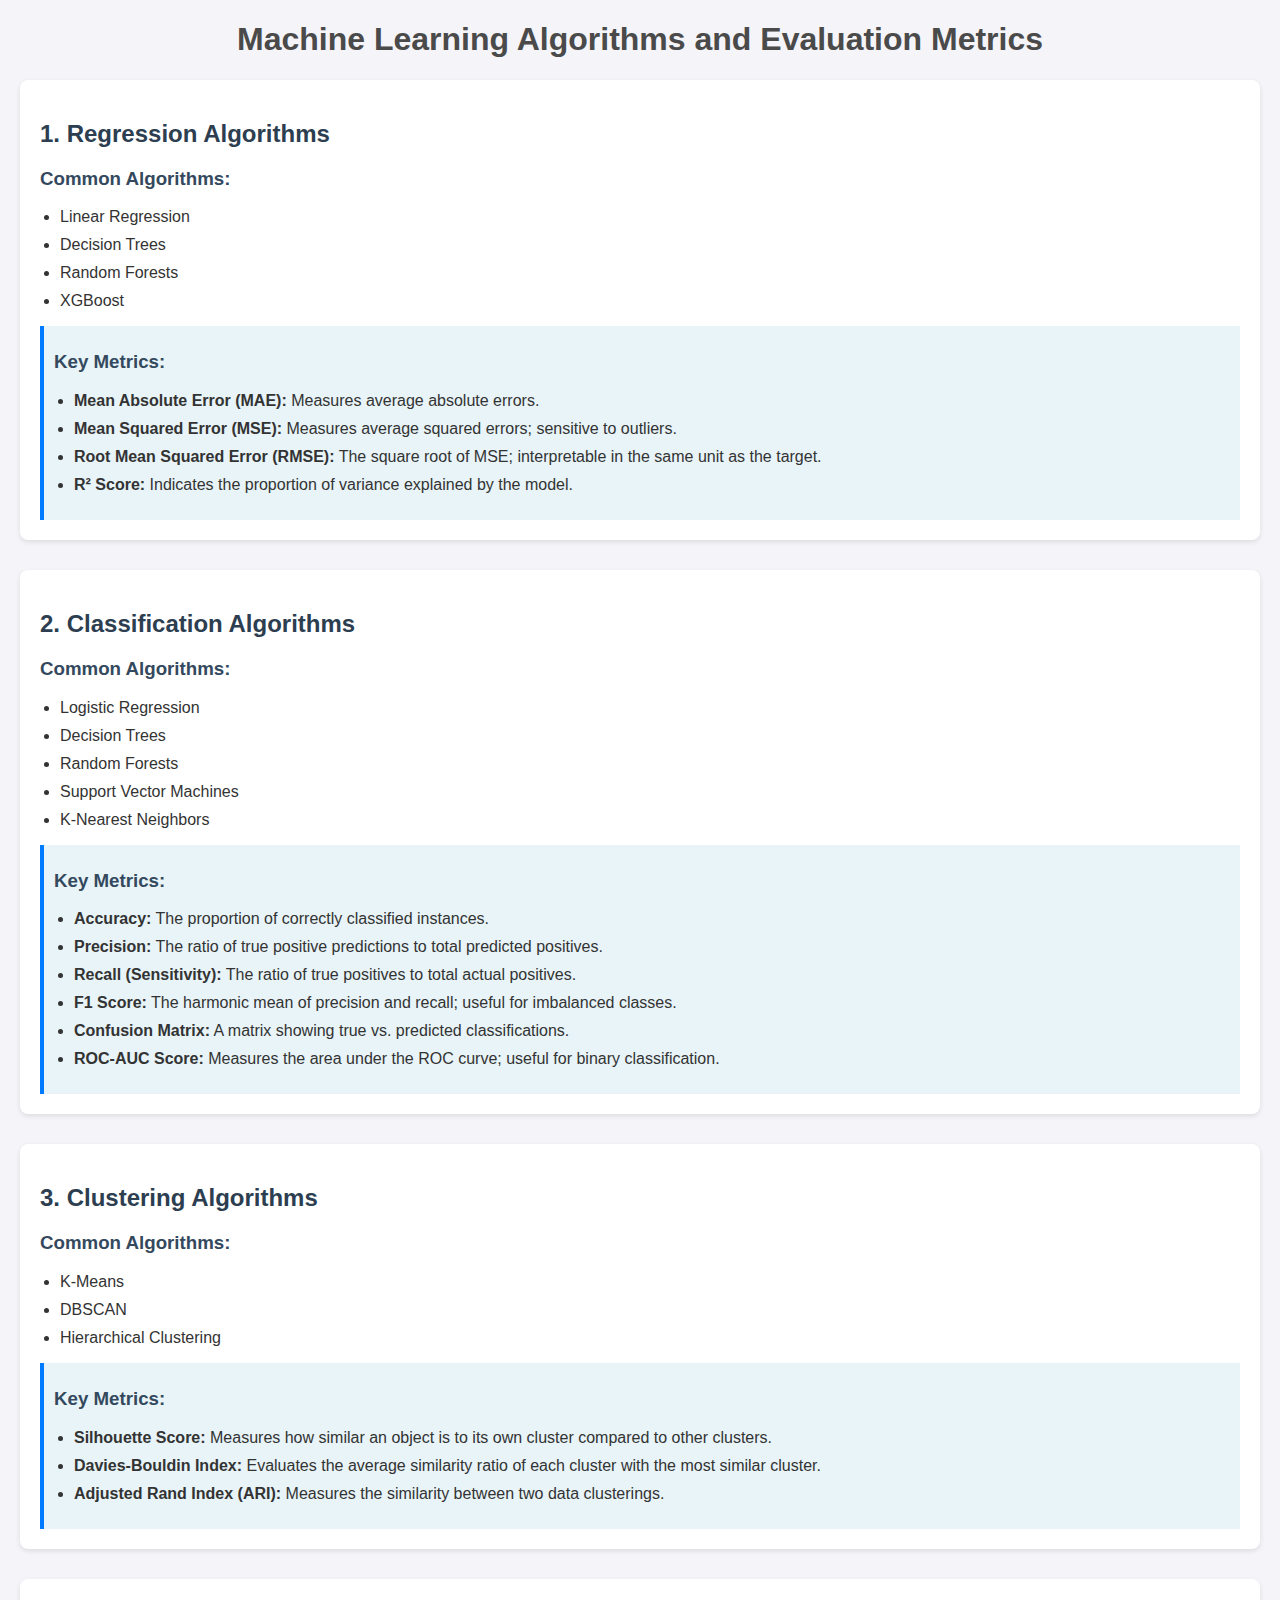
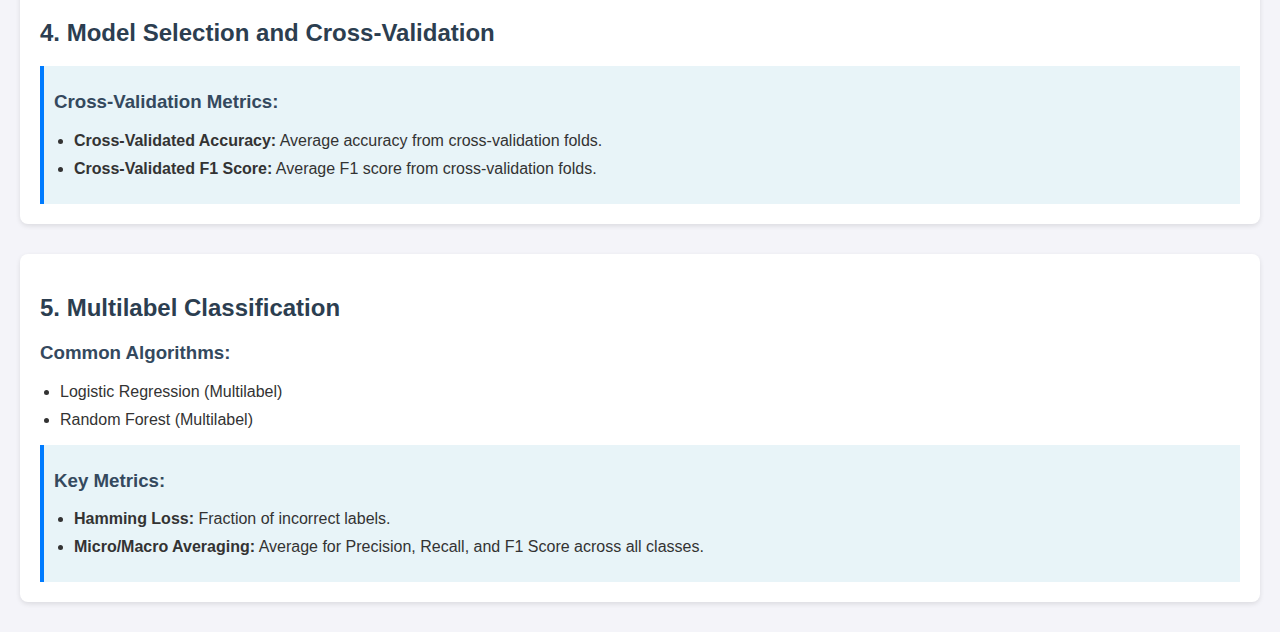
<file: __ML__Metrices.html>
<!DOCTYPE html>
<html lang="en">
<head>
    <meta charset="UTF-8">
    <meta name="viewport" content="width=device-width, initial-scale=1.0">
    <title>Machine Learning Algorithms and Metrics</title>
    <style>
        body {
            font-family: Arial, sans-serif;
            margin: 20px;
            background-color: #f4f4f9;
            color: #333;
        }
        h1 {
            text-align: center;
            color: #4a4a4a;
        }
        section {
            margin-bottom: 30px;
            padding: 20px;
            border-radius: 8px;
            background-color: #fff;
            box-shadow: 0 2px 5px rgba(0, 0, 0, 0.1);
        }
        h2 {
            color: #2c3e50;
        }
        h3 {
            color: #34495e;
            margin-top: 15px;
        }
        p {
            line-height: 1.6;
        }
        ul {
            margin-top: 10px;
            padding-left: 20px;
        }
        li {
            margin-bottom: 10px;
        }
        .key-metrics {
            margin-top: 10px;
            background-color: #e8f4f8;
            padding: 10px;
            border-left: 4px solid #007bff;
        }
    </style>
</head>
<body>

    <h1>Machine Learning Algorithms and Evaluation Metrics</h1>

    <section>
        <h2>1. Regression Algorithms</h2>
        <h3>Common Algorithms:</h3>
        <ul>
            <li>Linear Regression</li>
            <li>Decision Trees</li>
            <li>Random Forests</li>
            <li>XGBoost</li>
        </ul>
        <div class="key-metrics">
            <h3>Key Metrics:</h3>
            <ul>
                <li><strong>Mean Absolute Error (MAE):</strong> Measures average absolute errors.</li>
                <li><strong>Mean Squared Error (MSE):</strong> Measures average squared errors; sensitive to outliers.</li>
                <li><strong>Root Mean Squared Error (RMSE):</strong> The square root of MSE; interpretable in the same unit as the target.</li>
                <li><strong>R² Score:</strong> Indicates the proportion of variance explained by the model.</li>
            </ul>
        </div>
    </section>

    <section>
        <h2>2. Classification Algorithms</h2>
        <h3>Common Algorithms:</h3>
        <ul>
            <li>Logistic Regression</li>
            <li>Decision Trees</li>
            <li>Random Forests</li>
            <li>Support Vector Machines</li>
            <li>K-Nearest Neighbors</li>
        </ul>
        <div class="key-metrics">
            <h3>Key Metrics:</h3>
            <ul>
                <li><strong>Accuracy:</strong> The proportion of correctly classified instances.</li>
                <li><strong>Precision:</strong> The ratio of true positive predictions to total predicted positives.</li>
                <li><strong>Recall (Sensitivity):</strong> The ratio of true positives to total actual positives.</li>
                <li><strong>F1 Score:</strong> The harmonic mean of precision and recall; useful for imbalanced classes.</li>
                <li><strong>Confusion Matrix:</strong> A matrix showing true vs. predicted classifications.</li>
                <li><strong>ROC-AUC Score:</strong> Measures the area under the ROC curve; useful for binary classification.</li>
            </ul>
        </div>
    </section>

    <section>
        <h2>3. Clustering Algorithms</h2>
        <h3>Common Algorithms:</h3>
        <ul>
            <li>K-Means</li>
            <li>DBSCAN</li>
            <li>Hierarchical Clustering</li>
        </ul>
        <div class="key-metrics">
            <h3>Key Metrics:</h3>
            <ul>
                <li><strong>Silhouette Score:</strong> Measures how similar an object is to its own cluster compared to other clusters.</li>
                <li><strong>Davies-Bouldin Index:</strong> Evaluates the average similarity ratio of each cluster with the most similar cluster.</li>
                <li><strong>Adjusted Rand Index (ARI):</strong> Measures the similarity between two data clusterings.</li>
            </ul>
        </div>
    </section>

    <section>
        <h2>4. Model Selection and Cross-Validation</h2>
        <div class="key-metrics">
            <h3>Cross-Validation Metrics:</h3>
            <ul>
                <li><strong>Cross-Validated Accuracy:</strong> Average accuracy from cross-validation folds.</li>
                <li><strong>Cross-Validated F1 Score:</strong> Average F1 score from cross-validation folds.</li>
            </ul>
        </div>
    </section>

    <section>
        <h2>5. Multilabel Classification</h2>
        <h3>Common Algorithms:</h3>
        <ul>
            <li>Logistic Regression (Multilabel)</li>
            <li>Random Forest (Multilabel)</li>
        </ul>
        <div class="key-metrics">
            <h3>Key Metrics:</h3>
            <ul>
                <li><strong>Hamming Loss:</strong> Fraction of incorrect labels.</li>
                <li><strong>Micro/Macro Averaging:</strong> Average for Precision, Recall, and F1 Score across all classes.</li>
            </ul>
        </div>
    </section>

</body>
</html>
</file>
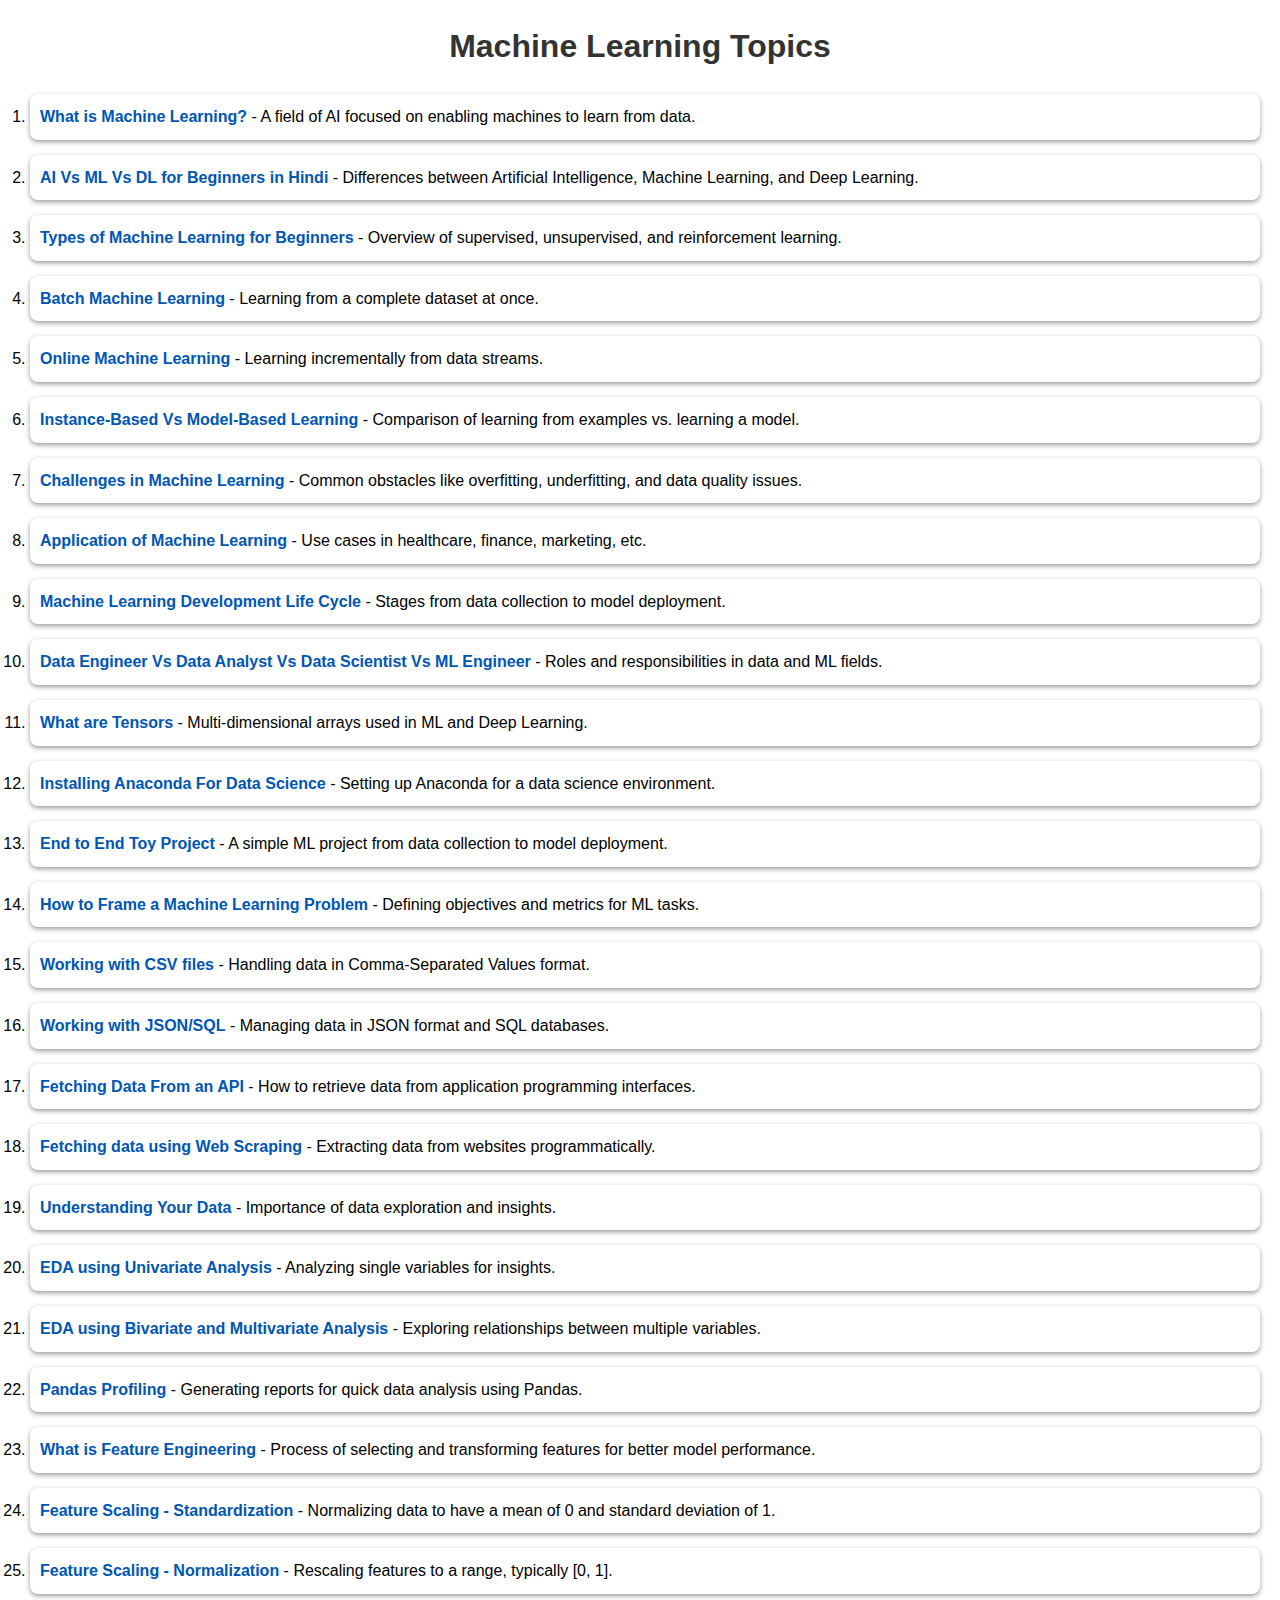
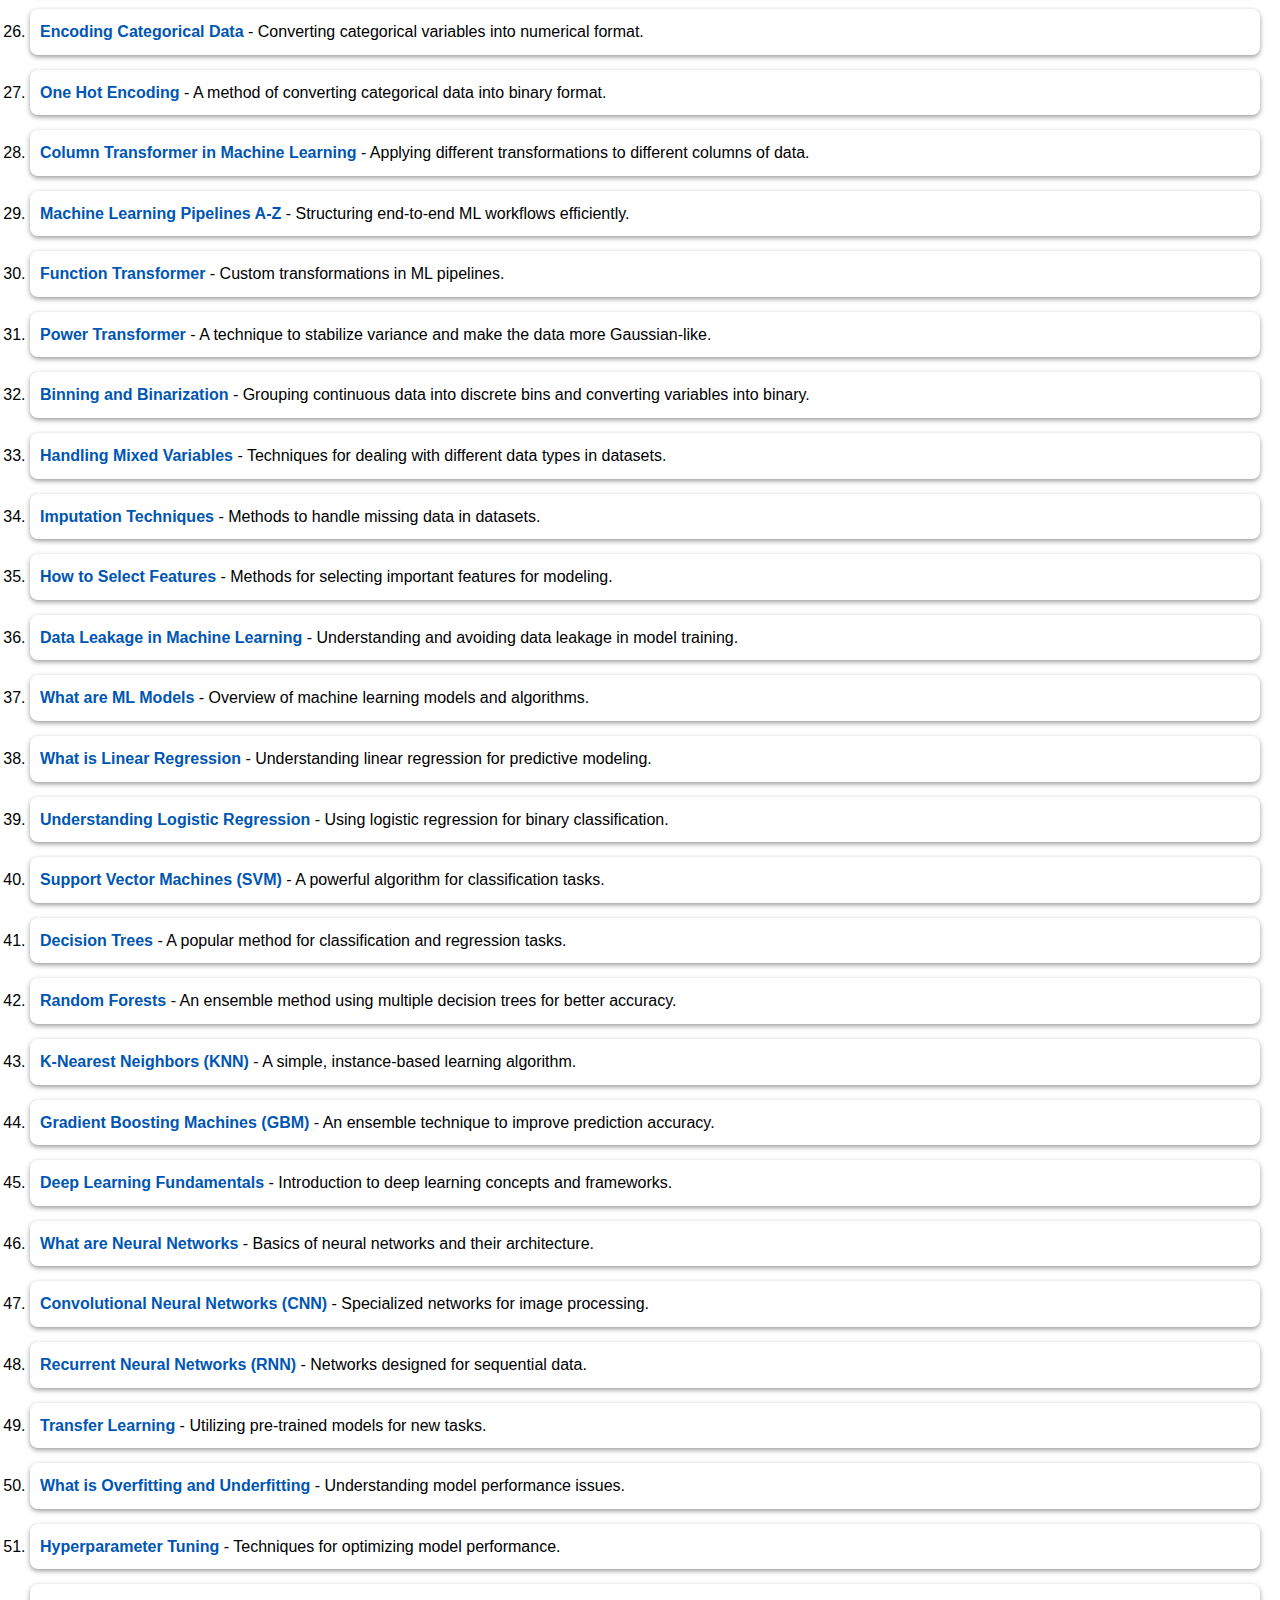
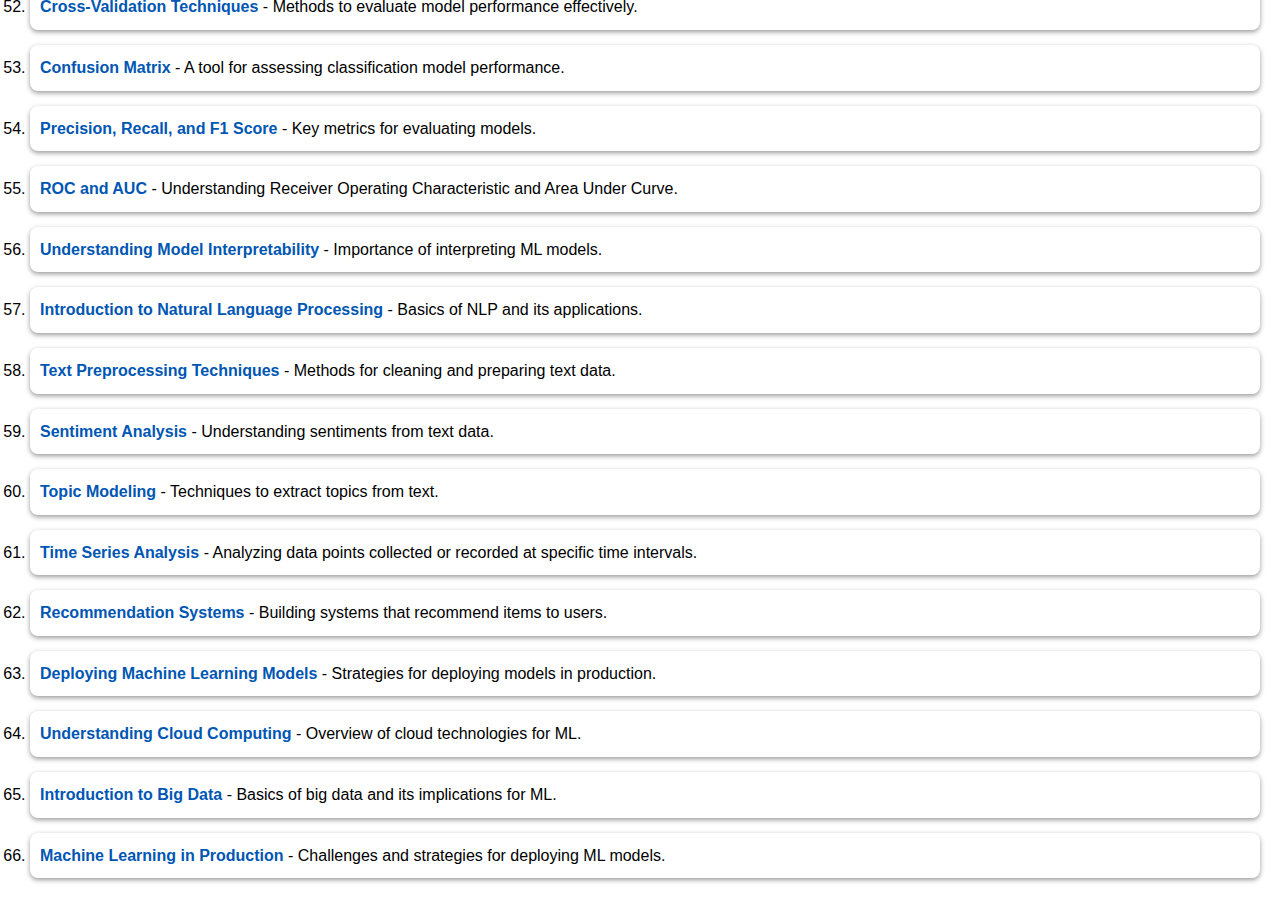
<file: ML__Reloaded.html>
<!DOCTYPE html>
<html>
<head>
    <title> Machine Learning Topics</title>
    <style>
        body {
            font-family: Arial, sans-serif;
            line-height: 1.6;
            margin: 20px;
            background-color: #fff;
        }
        h1 {
            text-align: center;
            color: #333;
        }
        ol {
            padding-left: 10px;
        }
        
   
        strong {
            color: #0056b3;
        }
        
        li {
            margin-bottom: 15px;
            padding: 10px;
            background: #ffffff;
            border-radius: 8px;
            box-shadow: 0 2px 5px rgba(0, 0, 0, 0.4);
            cursor: pointer;
            position: relative;
        }
        li.checked {
            background: #25D366; /* Light green background */
            opacity: .9;
        }
        .checkbox {
            position: absolute;
            left: -25px; /* Positioning checkbox to the left */
            top: 50%;
            transform: translateY(-50%);
            display: none; /* Hide the checkbox */
        }
        .checkbox:checked + span {
            color: #28a745; /* Green color for checked items */
        }
    </style>
</head>
<body>
    <h1>Machine Learning Topics</h1>
    <ol>
        <li onclick="toggleCheck(this)">
            <input type="checkbox" class="checkbox" />
            <span><strong>What is Machine Learning?</strong> - A field of AI focused on enabling machines to learn from data.</span>
        </li>
        <li onclick="toggleCheck(this)">
            <input type="checkbox" class="checkbox" />
            <span><strong>AI Vs ML Vs DL for Beginners in Hindi</strong> - Differences between Artificial Intelligence, Machine Learning, and Deep Learning.</span>
        </li>
        <li onclick="toggleCheck(this)">
            <input type="checkbox" class="checkbox" />
            <span><strong>Types of Machine Learning for Beginners</strong> - Overview of supervised, unsupervised, and reinforcement learning.</span>
        </li>
        <li onclick="toggleCheck(this)">
            <input type="checkbox" class="checkbox" />
            <span><strong>Batch Machine Learning</strong> - Learning from a complete dataset at once.</span>
        </li>
        <li onclick="toggleCheck(this)">
            <input type="checkbox" class="checkbox" />
            <span><strong>Online Machine Learning</strong> - Learning incrementally from data streams.</span>
        </li>
        <li onclick="toggleCheck(this)">
            <input type="checkbox" class="checkbox" />
            <span><strong>Instance-Based Vs Model-Based Learning</strong> - Comparison of learning from examples vs. learning a model.</span>
        </li>
        <li onclick="toggleCheck(this)">
            <input type="checkbox" class="checkbox" />
            <span><strong>Challenges in Machine Learning</strong> - Common obstacles like overfitting, underfitting, and data quality issues.</span>
        </li>
        <li onclick="toggleCheck(this)">
            <input type="checkbox" class="checkbox" />
            <span><strong>Application of Machine Learning</strong> - Use cases in healthcare, finance, marketing, etc.</span>
        </li>
        <li onclick="toggleCheck(this)">
            <input type="checkbox" class="checkbox" />
            <span><strong>Machine Learning Development Life Cycle</strong> - Stages from data collection to model deployment.</span>
        </li>
        <li onclick="toggleCheck(this)">
            <input type="checkbox" class="checkbox" />
            <span><strong>Data Engineer Vs Data Analyst Vs Data Scientist Vs ML Engineer</strong> - Roles and responsibilities in data and ML fields.</span>
        </li>
        <li onclick="toggleCheck(this)">
            <input type="checkbox" class="checkbox" />
            <span><strong>What are Tensors</strong> - Multi-dimensional arrays used in ML and Deep Learning.</span>
        </li>
        <li onclick="toggleCheck(this)">
            <input type="checkbox" class="checkbox" />
            <span><strong>Installing Anaconda For Data Science</strong> - Setting up Anaconda for a data science environment.</span>
        </li>
        <li onclick="toggleCheck(this)">
            <input type="checkbox" class="checkbox" />
            <span><strong>End to End Toy Project</strong> - A simple ML project from data collection to model deployment.</span>
        </li>
        <li onclick="toggleCheck(this)">
            <input type="checkbox" class="checkbox" />
            <span><strong>How to Frame a Machine Learning Problem</strong> - Defining objectives and metrics for ML tasks.</span>
        </li>
        <li onclick="toggleCheck(this)">
            <input type="checkbox" class="checkbox" />
            <span><strong>Working with CSV files</strong> - Handling data in Comma-Separated Values format.</span>
        </li>
        <li onclick="toggleCheck(this)">
            <input type="checkbox" class="checkbox" />
            <span><strong>Working with JSON/SQL</strong> - Managing data in JSON format and SQL databases.</span>
        </li>
        <li onclick="toggleCheck(this)">
            <input type="checkbox" class="checkbox" />
            <span><strong>Fetching Data From an API</strong> - How to retrieve data from application programming interfaces.</span>
        </li>
        <li onclick="toggleCheck(this)">
            <input type="checkbox" class="checkbox" />
            <span><strong>Fetching data using Web Scraping</strong> - Extracting data from websites programmatically.</span>
        </li>
        <li onclick="toggleCheck(this)">
            <input type="checkbox" class="checkbox" />
            <span><strong>Understanding Your Data</strong> - Importance of data exploration and insights.</span>
        </li>
        <li onclick="toggleCheck(this)">
            <input type="checkbox" class="checkbox" />
            <span><strong>EDA using Univariate Analysis</strong> - Analyzing single variables for insights.</span>
        </li>
        <li onclick="toggleCheck(this)">
            <input type="checkbox" class="checkbox" />
            <span><strong>EDA using Bivariate and Multivariate Analysis</strong> - Exploring relationships between multiple variables.</span>
        </li>
        <li onclick="toggleCheck(this)">
            <input type="checkbox" class="checkbox" />
            <span><strong>Pandas Profiling</strong> - Generating reports for quick data analysis using Pandas.</span>
        </li>
        <li onclick="toggleCheck(this)">
            <input type="checkbox" class="checkbox" />
            <span><strong>What is Feature Engineering</strong> - Process of selecting and transforming features for better model performance.</span>
        </li>
        <li onclick="toggleCheck(this)">
            <input type="checkbox" class="checkbox" />
            <span><strong>Feature Scaling - Standardization</strong> - Normalizing data to have a mean of 0 and standard deviation of 1.</span>
        </li>
        <li onclick="toggleCheck(this)">
            <input type="checkbox" class="checkbox" />
            <span><strong>Feature Scaling - Normalization</strong> - Rescaling features to a range, typically [0, 1].</span>
        </li>
        <li onclick="toggleCheck(this)">
            <input type="checkbox" class="checkbox" />
            <span><strong>Encoding Categorical Data</strong> - Converting categorical variables into numerical format.</span>
        </li>
        <li onclick="toggleCheck(this)">
            <input type="checkbox" class="checkbox" />
            <span><strong>One Hot Encoding</strong> - A method of converting categorical data into binary format.</span>
        </li>
        <li onclick="toggleCheck(this)">
            <input type="checkbox" class="checkbox" />
            <span><strong>Column Transformer in Machine Learning</strong> - Applying different transformations to different columns of data.</span>
        </li>
        <li onclick="toggleCheck(this)">
            <input type="checkbox" class="checkbox" />
            <span><strong>Machine Learning Pipelines A-Z</strong> - Structuring end-to-end ML workflows efficiently.</span>
        </li>
        <li onclick="toggleCheck(this)">
            <input type="checkbox" class="checkbox" />
            <span><strong>Function Transformer</strong> - Custom transformations in ML pipelines.</span>
        </li>
        <li onclick="toggleCheck(this)">
            <input type="checkbox" class="checkbox" />
            <span><strong>Power Transformer</strong> - A technique to stabilize variance and make the data more Gaussian-like.</span>
        </li>
        <li onclick="toggleCheck(this)">
            <input type="checkbox" class="checkbox" />
            <span><strong>Binning and Binarization</strong> - Grouping continuous data into discrete bins and converting variables into binary.</span>
        </li>
        <li onclick="toggleCheck(this)">
            <input type="checkbox" class="checkbox" />
            <span><strong>Handling Mixed Variables</strong> - Techniques for dealing with different data types in datasets.</span>
        </li>
        <li onclick="toggleCheck(this)">
            <input type="checkbox" class="checkbox" />
            <span><strong>Imputation Techniques</strong> - Methods to handle missing data in datasets.</span>
        </li>
        <li onclick="toggleCheck(this)">
            <input type="checkbox" class="checkbox" />
            <span><strong>How to Select Features</strong> - Methods for selecting important features for modeling.</span>
        </li>
        <li onclick="toggleCheck(this)">
            <input type="checkbox" class="checkbox" />
            <span><strong>Data Leakage in Machine Learning</strong> - Understanding and avoiding data leakage in model training.</span>
        </li>
        <li onclick="toggleCheck(this)">
            <input type="checkbox" class="checkbox" />
            <span><strong>What are ML Models</strong> - Overview of machine learning models and algorithms.</span>
        </li>
        <li onclick="toggleCheck(this)">
            <input type="checkbox" class="checkbox" />
            <span><strong>What is Linear Regression</strong> - Understanding linear regression for predictive modeling.</span>
        </li>
        <li onclick="toggleCheck(this)">
            <input type="checkbox" class="checkbox" />
            <span><strong>Understanding Logistic Regression</strong> - Using logistic regression for binary classification.</span>
        </li>
        <li onclick="toggleCheck(this)">
            <input type="checkbox" class="checkbox" />
            <span><strong>Support Vector Machines (SVM)</strong> - A powerful algorithm for classification tasks.</span>
        </li>
        <li onclick="toggleCheck(this)">
            <input type="checkbox" class="checkbox" />
            <span><strong>Decision Trees</strong> - A popular method for classification and regression tasks.</span>
        </li>
        <li onclick="toggleCheck(this)">
            <input type="checkbox" class="checkbox" />
            <span><strong>Random Forests</strong> - An ensemble method using multiple decision trees for better accuracy.</span>
        </li>
        <li onclick="toggleCheck(this)">
            <input type="checkbox" class="checkbox" />
            <span><strong>K-Nearest Neighbors (KNN)</strong> - A simple, instance-based learning algorithm.</span>
        </li>
        <li onclick="toggleCheck(this)">
            <input type="checkbox" class="checkbox" />
            <span><strong>Gradient Boosting Machines (GBM)</strong> - An ensemble technique to improve prediction accuracy.</span>
        </li>
        <li onclick="toggleCheck(this)">
            <input type="checkbox" class="checkbox" />
            <span><strong>Deep Learning Fundamentals</strong> - Introduction to deep learning concepts and frameworks.</span>
        </li>
        <li onclick="toggleCheck(this)">
            <input type="checkbox" class="checkbox" />
            <span><strong>What are Neural Networks</strong> - Basics of neural networks and their architecture.</span>
        </li>
        <li onclick="toggleCheck(this)">
            <input type="checkbox" class="checkbox" />
            <span><strong>Convolutional Neural Networks (CNN)</strong> - Specialized networks for image processing.</span>
        </li>
        <li onclick="toggleCheck(this)">
            <input type="checkbox" class="checkbox" />
            <span><strong>Recurrent Neural Networks (RNN)</strong> - Networks designed for sequential data.</span>
        </li>
        <li onclick="toggleCheck(this)">
            <input type="checkbox" class="checkbox" />
            <span><strong>Transfer Learning</strong> - Utilizing pre-trained models for new tasks.</span>
        </li>
        <li onclick="toggleCheck(this)">
            <input type="checkbox" class="checkbox" />
            <span><strong>What is Overfitting and Underfitting</strong> - Understanding model performance issues.</span>
        </li>
        <li onclick="toggleCheck(this)">
            <input type="checkbox" class="checkbox" />
            <span><strong>Hyperparameter Tuning</strong> - Techniques for optimizing model performance.</span>
        </li>
        <li onclick="toggleCheck(this)">
            <input type="checkbox" class="checkbox" />
            <span><strong>Cross-Validation Techniques</strong> - Methods to evaluate model performance effectively.</span>
        </li>
        <li onclick="toggleCheck(this)">
            <input type="checkbox" class="checkbox" />
            <span><strong>Confusion Matrix</strong> - A tool for assessing classification model performance.</span>
        </li>
        <li onclick="toggleCheck(this)">
            <input type="checkbox" class="checkbox" />
            <span><strong>Precision, Recall, and F1 Score</strong> - Key metrics for evaluating models.</span>
        </li>
        <li onclick="toggleCheck(this)">
            <input type="checkbox" class="checkbox" />
            <span><strong>ROC and AUC</strong> - Understanding Receiver Operating Characteristic and Area Under Curve.</span>
        </li>
        <li onclick="toggleCheck(this)">
            <input type="checkbox" class="checkbox" />
            <span><strong>Understanding Model Interpretability</strong> - Importance of interpreting ML models.</span>
        </li>
        <li onclick="toggleCheck(this)">
            <input type="checkbox" class="checkbox" />
            <span><strong>Introduction to Natural Language Processing</strong> - Basics of NLP and its applications.</span>
        </li>
        <li onclick="toggleCheck(this)">
            <input type="checkbox" class="checkbox" />
            <span><strong>Text Preprocessing Techniques</strong> - Methods for cleaning and preparing text data.</span>
        </li>
        <li onclick="toggleCheck(this)">
            <input type="checkbox" class="checkbox" />
            <span><strong>Sentiment Analysis</strong> - Understanding sentiments from text data.</span>
        </li>
        <li onclick="toggleCheck(this)">
            <input type="checkbox" class="checkbox" />
            <span><strong>Topic Modeling</strong> - Techniques to extract topics from text.</span>
        </li>
        <li onclick="toggleCheck(this)">
            <input type="checkbox" class="checkbox" />
            <span><strong>Time Series Analysis</strong> - Analyzing data points collected or recorded at specific time intervals.</span>
        </li>
        <li onclick="toggleCheck(this)">
            <input type="checkbox" class="checkbox" />
            <span><strong>Recommendation Systems</strong> - Building systems that recommend items to users.</span>
        </li>
        <li onclick="toggleCheck(this)">
            <input type="checkbox" class="checkbox" />
            <span><strong>Deploying Machine Learning Models</strong> - Strategies for deploying models in production.</span>
        </li>
        <li onclick="toggleCheck(this)">
            <input type="checkbox" class="checkbox" />
            <span><strong>Understanding Cloud Computing</strong> - Overview of cloud technologies for ML.</span>
        </li>
        <li onclick="toggleCheck(this)">
            <input type="checkbox" class="checkbox" />
            <span><strong>Introduction to Big Data</strong> - Basics of big data and its implications for ML.</span>
        </li>
        <li onclick="toggleCheck(this)">
            <input type="checkbox" class="checkbox" />
            <span><strong>Machine Learning in Production</strong> - Challenges and strategies for deploying ML models.</span>
        </li>
    </ol>

    <script>
        function toggleCheck(item) {
            item.classList.toggle('checked');
        }
    </script>
</body>
</html>
</file>
